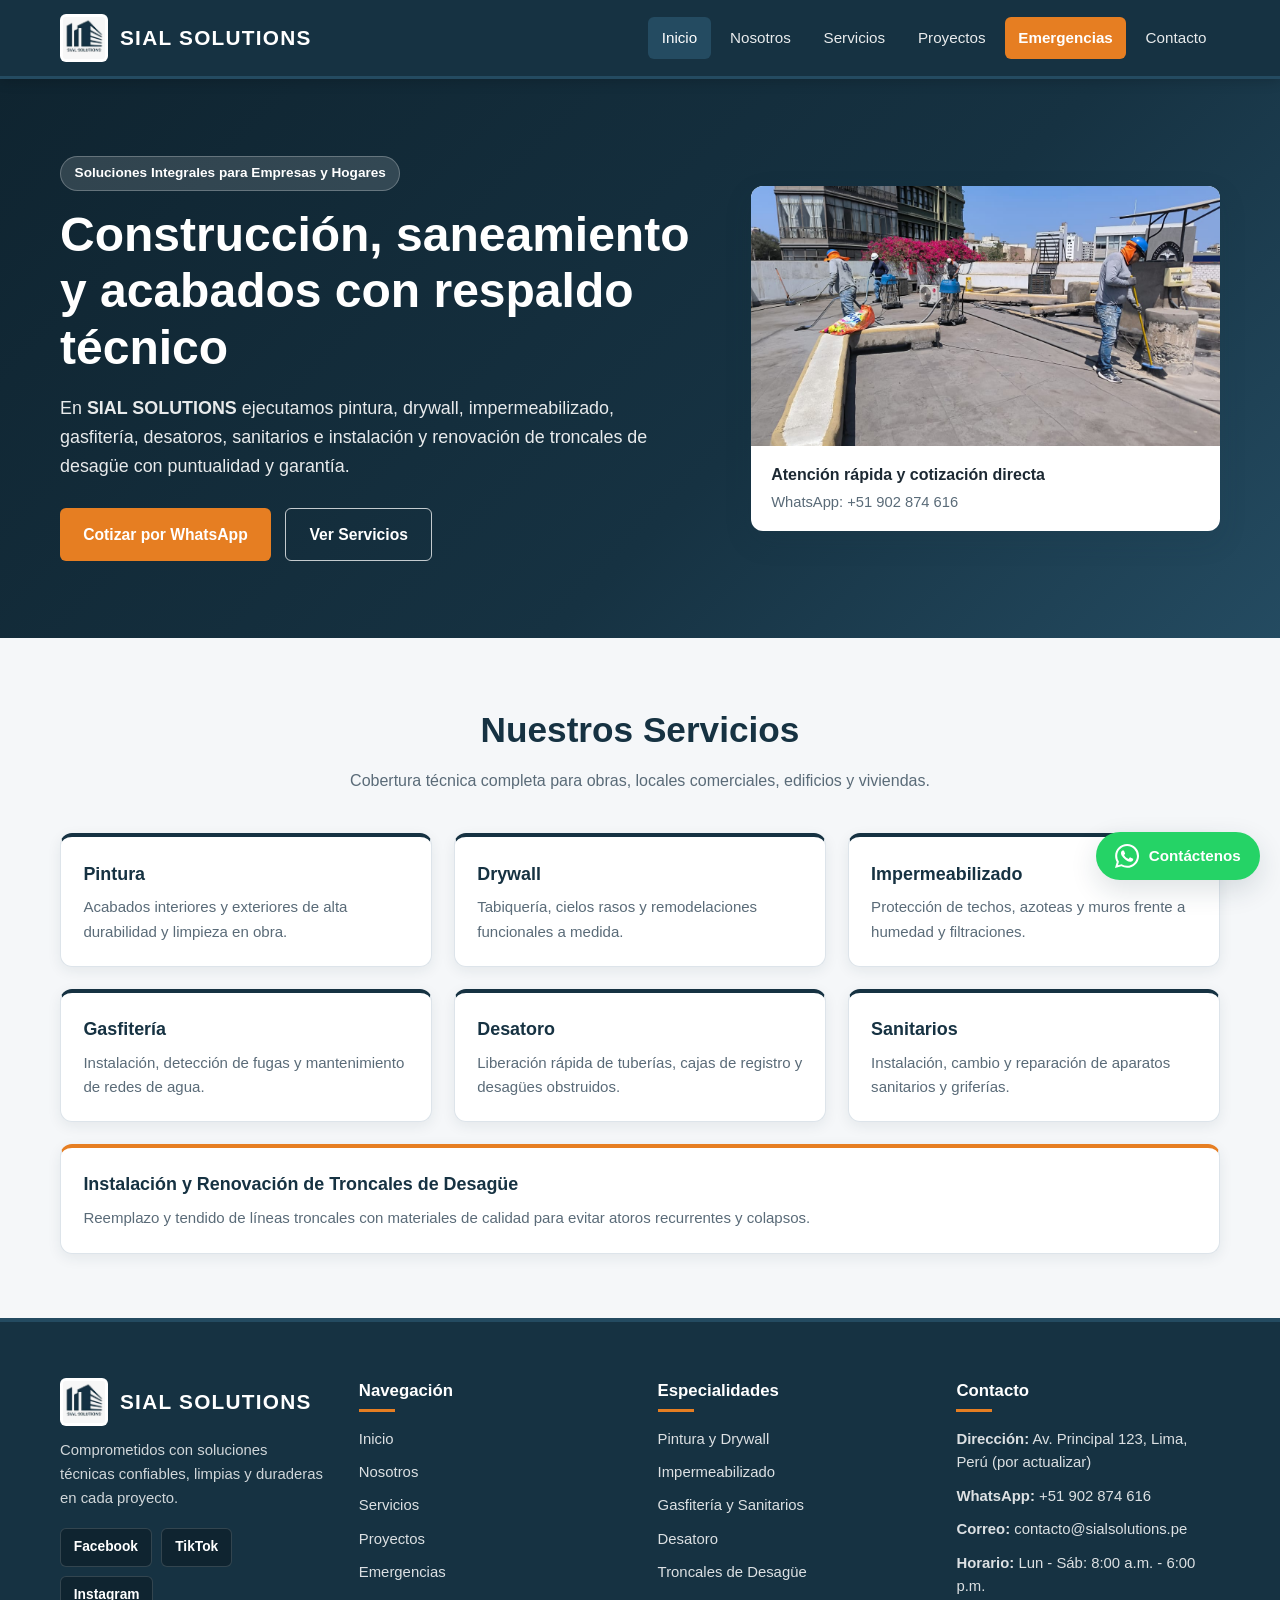
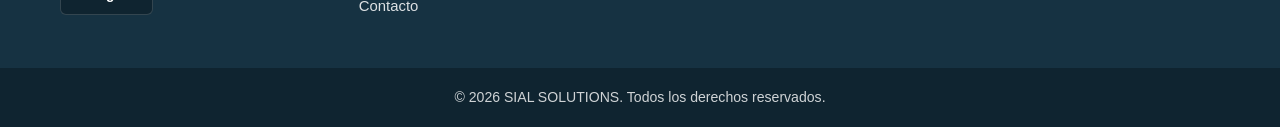
<file: index.html>
<!DOCTYPE html>
<html lang="es">
<head>
  <meta charset="UTF-8" />
  <meta name="viewport" content="width=device-width, initial-scale=1.0" />
  <title>SIAL SOLUTIONS | Mantenimiento, Gasfitería y Acabados</title>
  <link rel="stylesheet" href="css/global.css" />
  <link rel="stylesheet" href="css/index.css" />
</head>
<body>
  <header class="site-header">
    <div class="container header-inner">
      <a href="index.html" class="brand">
        <img src="img/logo/logo-sial.png" alt="Logo SIAL SOLUTIONS" class="brand-logo" />
        <span class="brand-name">SIAL SOLUTIONS</span>
      </a>

      <button
        type="button"
        id="menuToggle"
        class="menu-toggle"
        aria-label="Abrir menú de navegación"
        aria-expanded="false"
      >
        ☰
      </button>

      <nav id="navMenu" class="nav-menu" aria-label="Navegación principal">
        <a href="index.html" class="nav-link active">Inicio</a>
        <a href="nosotros.html" class="nav-link">Nosotros</a>
        <a href="servicios.html" class="nav-link">Servicios</a>
        <a href="proyectos.html" class="nav-link">Proyectos</a>
        <a href="emergencias.html" class="nav-link nav-link--emergency">Emergencias</a>
        <a href="contacto.html" class="nav-link">Contacto</a>
      </nav>
    </div>
  </header>

  <main>
    <!-- SECCIÓN PRINCIPAL (HERO) -->
    <section class="hero">
      <div class="container hero-grid">
        <div class="hero-content">
          <span class="hero-badge">Soluciones Integrales para Empresas y Hogares</span>
          <h1>Construcción, saneamiento y acabados con respaldo técnico</h1>
          <p>
            En <strong>SIAL SOLUTIONS</strong> ejecutamos pintura, drywall, impermeabilizado,
            gasfitería, desatoros, sanitarios e instalación y renovación de troncales de desagüe
            con puntualidad y garantía.
          </p>
          <div class="hero-actions">
            <a
              href="#"
              class="btn btn-primary"
              data-wa-message="Hola SIAL SOLUTIONS, deseo cotizar un servicio."
            >
              Cotizar por WhatsApp
            </a>
            <a href="servicios.html" class="btn btn-outline-light">Ver Servicios</a>
          </div>
        </div>

        <div class="hero-card">
          <img
            src="img/servicios/portada-sial.jpg"
            alt="Equipo técnico de SIAL SOLUTIONS en obra"
            class="hero-img"
          />
          <div class="hero-card-caption">
            <strong>Atención rápida y cotización directa</strong>
            <span>WhatsApp: +51 902 874 616</span>
          </div>
        </div>
      </div>
    </section>

    <!-- RESUMEN DE SERVICIOS -->
    <section class="section">
      <div class="container">
        <div class="section-header">
          <h2>Nuestros Servicios</h2>
          <p>Cobertura técnica completa para obras, locales comerciales, edificios y viviendas.</p>
        </div>

        <div class="services-preview-grid">
          <article class="service-box">
            <h3>Pintura</h3>
            <p>Acabados interiores y exteriores de alta durabilidad y limpieza en obra.</p>
          </article>
          <article class="service-box">
            <h3>Drywall</h3>
            <p>Tabiquería, cielos rasos y remodelaciones funcionales a medida.</p>
          </article>
          <article class="service-box">
            <h3>Impermeabilizado</h3>
            <p>Protección de techos, azoteas y muros frente a humedad y filtraciones.</p>
          </article>
          <article class="service-box">
            <h3>Gasfitería</h3>
            <p>Instalación, detección de fugas y mantenimiento de redes de agua.</p>
          </article>
          <article class="service-box">
            <h3>Desatoro</h3>
            <p>Liberación rápida de tuberías, cajas de registro y desagües obstruidos.</p>
          </article>
          <article class="service-box">
            <h3>Sanitarios</h3>
            <p>Instalación, cambio y reparación de aparatos sanitarios y griferías.</p>
          </article>
          <article class="service-box service-box--wide">
            <h3>Instalación y Renovación de Troncales de Desagüe</h3>
            <p>
              Reemplazo y tendido de líneas troncales con materiales de calidad para evitar
              atoros recurrentes y colapsos.
            </p>
          </article>
        </div>
      </div>
    </section>
  </main>

  <!-- FOOTER -->
  <footer class="site-footer">
    <div class="container footer-grid">
      <div class="footer-col">
        <a href="index.html" class="brand">
          <img src="img/logo/logo-sial.png" alt="Logo SIAL SOLUTIONS" class="brand-logo" />
          <span class="brand-name">SIAL SOLUTIONS</span>
        </a>
        <p class="footer-desc">
          Comprometidos con soluciones técnicas confiables, limpias y duraderas en cada proyecto.
        </p>
        <div class="social-links">
          <a href="#" class="social-btn" data-social="facebook">Facebook</a>
          <a href="#" class="social-btn" data-social="tiktok">TikTok</a>
          <a href="#" class="social-btn" data-social="instagram">Instagram</a>
        </div>
      </div>

      <div class="footer-col">
        <h3>Navegación</h3>
        <ul class="footer-links">
          <li><a href="index.html">Inicio</a></li>
          <li><a href="nosotros.html">Nosotros</a></li>
          <li><a href="servicios.html">Servicios</a></li>
          <li><a href="proyectos.html">Proyectos</a></li>
          <li><a href="emergencias.html">Emergencias</a></li>
          <li><a href="contacto.html">Contacto</a></li>
        </ul>
      </div>

      <div class="footer-col">
        <h3>Especialidades</h3>
        <ul class="footer-links">
          <li><a href="servicios.html">Pintura y Drywall</a></li>
          <li><a href="servicios.html">Impermeabilizado</a></li>
          <li><a href="servicios.html">Gasfitería y Sanitarios</a></li>
          <li><a href="servicios.html">Desatoro</a></li>
          <li><a href="servicios.html">Troncales de Desagüe</a></li>
        </ul>
      </div>

      <div class="footer-col">
        <h3>Contacto</h3>
        <ul class="footer-contact">
          <li><strong>Dirección:</strong> Av. Principal 123, Lima, Perú (por actualizar)</li>
          <li>
            <strong>WhatsApp:</strong>
            <a href="#" data-wa-message="Hola SIAL SOLUTIONS, deseo cotizar un servicio.">
              +51 902 874 616
            </a>
          </li>
          <li>
            <strong>Correo:</strong>
            <a href="mailto:contacto@sialsolutions.pe">contacto@sialsolutions.pe</a>
          </li>
          <li><strong>Horario:</strong> Lun - Sáb: 8:00 a.m. - 6:00 p.m.</li>
        </ul>
      </div>
    </div>

    <div class="footer-bottom">
      <div class="container">
        &copy; 2026 SIAL SOLUTIONS. Todos los derechos reservados.
      </div>
    </div>
  </footer>

  <!-- BOTÓN FLOTANTE DE WHATSAPP -->
  <a
    href="#"
    class="whatsapp-float"
    aria-label="Contáctenos por WhatsApp"
    data-wa-message="Hola SIAL SOLUTIONS, deseo cotizar un servicio."
  >
    <svg class="whatsapp-icon" viewBox="0 0 24 24" fill="currentColor" aria-hidden="true">
      <path d="M20.52 3.48A11.82 11.82 0 0 0 12.07 0C5.49 0 .14 5.35.14 11.93c0 2.1.55 4.15 1.6 5.96L0 24l6.29-1.65a11.88 11.88 0 0 0 5.78 1.47h.01c6.58 0 11.93-5.35 11.93-11.93 0-3.19-1.24-6.19-3.49-8.41zm-8.45 18.33h-.01a9.87 9.87 0 0 1-5.03-1.38l-.36-.21-3.73.98 1-3.64-.24-.37a9.85 9.85 0 0 1-1.51-5.25c0-5.45 4.44-9.89 9.9-9.89 2.64 0 5.12 1.03 6.99 2.9a9.82 9.82 0 0 1 2.89 6.99c0 5.45-4.44 9.89-9.9 9.89zm5.43-7.41c-.3-.15-1.76-.87-2.03-.97-.27-.1-.47-.15-.67.15-.2.3-.77.97-.95 1.17-.17.2-.35.22-.65.07-.3-.15-1.26-.46-2.4-1.48-.89-.79-1.49-1.77-1.66-2.07-.17-.3-.02-.46.13-.61.13-.13.3-.35.45-.52.15-.17.2-.3.3-.5.1-.2.05-.37-.02-.52-.07-.15-.67-1.61-.92-2.21-.24-.58-.49-.5-.67-.51h-.57c-.2 0-.52.07-.8.37-.27.3-1.05 1.02-1.05 2.5s1.08 2.9 1.23 3.1c.15.2 2.12 3.24 5.14 4.54.72.31 1.28.5 1.72.64.72.23 1.38.2 1.9.12.58-.09 1.76-.72 2.01-1.41.25-.7.25-1.3.17-1.42-.07-.12-.27-.2-.57-.35z"/>
    </svg>
    <span>Contáctenos</span>
  </a>

  <script src="js/main.js"></script>
</body>
</html>
</file>
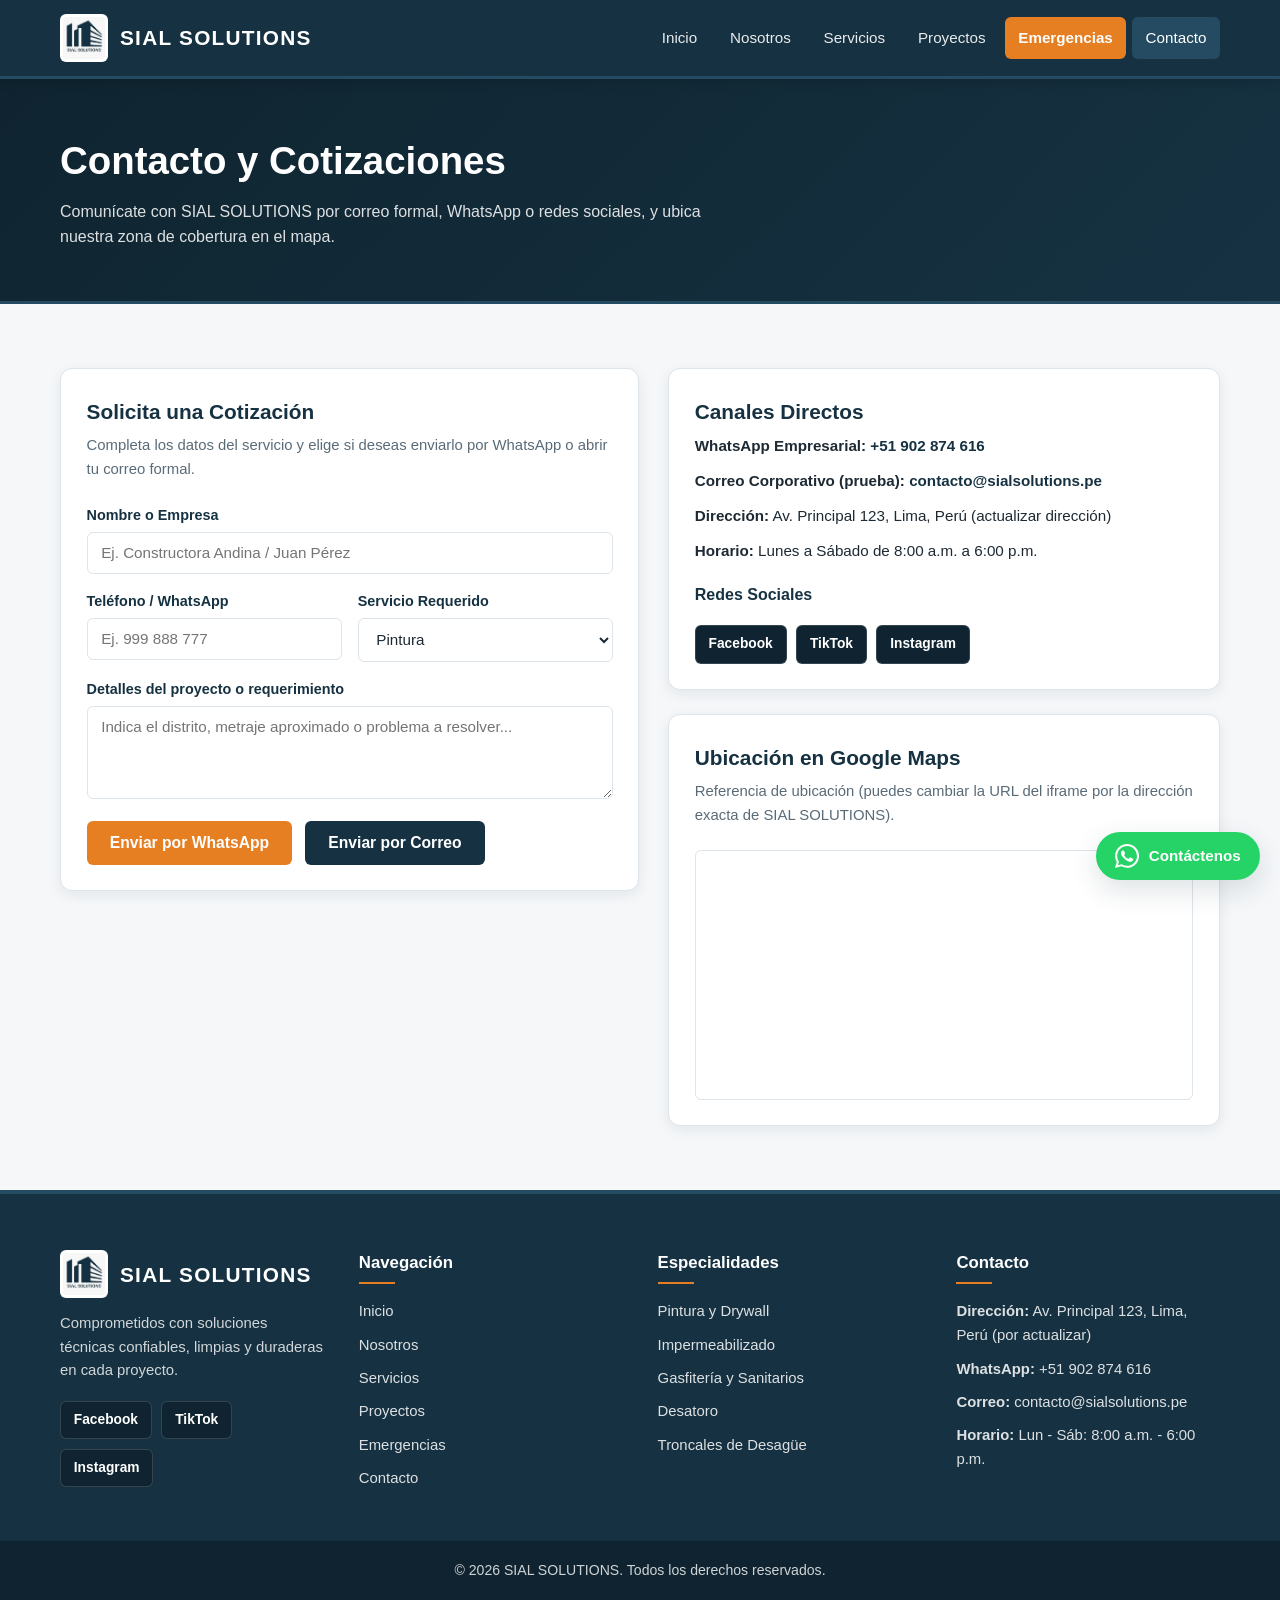
<file: contacto.html>
<!DOCTYPE html>
<html lang="es">
<head>
  <meta charset="UTF-8" />
  <meta name="viewport" content="width=device-width, initial-scale=1.0" />
  <title>Contacto | SIAL SOLUTIONS</title>
  <link rel="stylesheet" href="css/global.css" />
  <link rel="stylesheet" href="css/contacto.css" />
</head>
<body>
  <header class="site-header">
    <div class="container header-inner">
      <a href="index.html" class="brand">
        <img src="img/logo/logo-sial.png" alt="Logo SIAL SOLUTIONS" class="brand-logo" />
        <span class="brand-name">SIAL SOLUTIONS</span>
      </a>

      <button
        type="button"
        id="menuToggle"
        class="menu-toggle"
        aria-label="Abrir menú de navegación"
        aria-expanded="false"
      >
        ☰
      </button>

      <nav id="navMenu" class="nav-menu" aria-label="Navegación principal">
        <a href="index.html" class="nav-link">Inicio</a>
        <a href="nosotros.html" class="nav-link">Nosotros</a>
        <a href="servicios.html" class="nav-link">Servicios</a>
        <a href="proyectos.html" class="nav-link">Proyectos</a>
        <a href="emergencias.html" class="nav-link nav-link--emergency">Emergencias</a>
        <a href="contacto.html" class="nav-link active">Contacto</a>
      </nav>
    </div>
  </header>

  <main>
    <section class="page-banner">
      <div class="container">
        <h1>Contacto y Cotizaciones</h1>
        <p>
          Comunícate con SIAL SOLUTIONS por correo formal, WhatsApp o redes sociales, y ubica
          nuestra zona de cobertura en el mapa.
        </p>
      </div>
    </section>

    <section class="section">
      <div class="container contact-grid">
        <!-- FORMULARIO DE COTIZACIÓN -->
        <div class="contact-card">
          <h2>Solicita una Cotización</h2>
          <p class="contact-subtitle">
            Completa los datos del servicio y elige si deseas enviarlo por WhatsApp o abrir tu
            correo formal.
          </p>

          <form id="quoteForm" class="quote-form">
            <div class="form-group">
              <label for="clientName">Nombre o Empresa</label>
              <input
                type="text"
                id="clientName"
                name="clientName"
                placeholder="Ej. Constructora Andina / Juan Pérez"
                required
              />
            </div>

            <div class="form-row">
              <div class="form-group">
                <label for="clientPhone">Teléfono / WhatsApp</label>
                <input
                  type="tel"
                  id="clientPhone"
                  name="clientPhone"
                  placeholder="Ej. 999 888 777"
                />
              </div>

              <div class="form-group">
                <label for="serviceSelect">Servicio Requerido</label>
                <select id="serviceSelect" name="serviceSelect">
                  <option value="Pintura">Pintura</option>
                  <option value="Drywall">Drywall</option>
                  <option value="Impermeabilizado">Impermeabilizado</option>
                  <option value="Gasfitería">Gasfitería</option>
                  <option value="Desatoro">Desatoro</option>
                  <option value="Sanitarios">Sanitarios</option>
                  <option value="Instalación y Renovación de Troncales de Desagüe">
                    Instalación y Renovación de Troncales de Desagüe
                  </option>
                </select>
              </div>
            </div>

            <div class="form-group">
              <label for="clientMessage">Detalles del proyecto o requerimiento</label>
              <textarea
                id="clientMessage"
                name="clientMessage"
                rows="4"
                placeholder="Indica el distrito, metraje aproximado o problema a resolver..."
                required
              ></textarea>
            </div>

            <div class="form-actions">
              <button type="button" id="sendWhatsappBtn" class="btn btn-primary">
                Enviar por WhatsApp
              </button>
              <button type="submit" id="sendEmailBtn" class="btn btn-secondary">
                Enviar por Correo
              </button>
            </div>
          </form>
        </div>

        <!-- CANALES FORMALES Y REDES -->
        <div class="contact-info-stack">
          <div class="contact-card">
            <h2>Canales Directos</h2>
            <ul class="info-list">
              <li>
                <strong>WhatsApp Empresarial:</strong>
                <a href="#" data-wa-message="Hola SIAL SOLUTIONS, deseo cotizar un servicio.">
                  +51 902 874 616
                </a>
              </li>
              <li>
                <strong>Correo Corporativo (prueba):</strong>
                <a href="mailto:contacto@sialsolutions.pe">contacto@sialsolutions.pe</a>
              </li>
              <li>
                <strong>Dirección:</strong> Av. Principal 123, Lima, Perú (actualizar dirección)
              </li>
              <li>
                <strong>Horario:</strong> Lunes a Sábado de 8:00 a.m. a 6:00 p.m.
              </li>
            </ul>

            <h3 class="socials-heading">Redes Sociales</h3>
            <div class="social-links">
              <a href="#" class="social-btn" data-social="facebook">Facebook</a>
              <a href="#" class="social-btn" data-social="tiktok">TikTok</a>
              <a href="#" class="social-btn" data-social="instagram">Instagram</a>
            </div>
          </div>

          <div class="contact-card map-card">
            <h2>Ubicación en Google Maps</h2>
            <p class="contact-subtitle">
              Referencia de ubicación (puedes cambiar la URL del iframe por la dirección exacta de
              SIAL SOLUTIONS).
            </p>
            <div class="map-wrapper">
              <iframe
                title="Mapa de ubicación SIAL SOLUTIONS"
                src="https://www.google.com/maps?q=Lima,Peru&output=embed"
                loading="lazy"
                referrerpolicy="no-referrer-when-downgrade"
                allowfullscreen
              ></iframe>
            </div>
          </div>
        </div>
      </div>
    </section>
  </main>

  <footer class="site-footer">
    <div class="container footer-grid">
      <div class="footer-col">
        <a href="index.html" class="brand">
          <img src="img/logo/logo-sial.png" alt="Logo SIAL SOLUTIONS" class="brand-logo" />
          <span class="brand-name">SIAL SOLUTIONS</span>
        </a>
        <p class="footer-desc">
          Comprometidos con soluciones técnicas confiables, limpias y duraderas en cada proyecto.
        </p>
        <div class="social-links">
          <a href="#" class="social-btn" data-social="facebook">Facebook</a>
          <a href="#" class="social-btn" data-social="tiktok">TikTok</a>
          <a href="#" class="social-btn" data-social="instagram">Instagram</a>
        </div>
      </div>

      <div class="footer-col">
        <h3>Navegación</h3>
        <ul class="footer-links">
          <li><a href="index.html">Inicio</a></li>
          <li><a href="nosotros.html">Nosotros</a></li>
          <li><a href="servicios.html">Servicios</a></li>
          <li><a href="proyectos.html">Proyectos</a></li>
          <li><a href="emergencias.html">Emergencias</a></li>
          <li><a href="contacto.html">Contacto</a></li>
        </ul>
      </div>

      <div class="footer-col">
        <h3>Especialidades</h3>
        <ul class="footer-links">
          <li><a href="servicios.html">Pintura y Drywall</a></li>
          <li><a href="servicios.html">Impermeabilizado</a></li>
          <li><a href="servicios.html">Gasfitería y Sanitarios</a></li>
          <li><a href="servicios.html">Desatoro</a></li>
          <li><a href="servicios.html">Troncales de Desagüe</a></li>
        </ul>
      </div>

      <div class="footer-col">
        <h3>Contacto</h3>
        <ul class="footer-contact">
          <li><strong>Dirección:</strong> Av. Principal 123, Lima, Perú (por actualizar)</li>
          <li>
            <strong>WhatsApp:</strong>
            <a href="#" data-wa-message="Hola SIAL SOLUTIONS, deseo cotizar un servicio.">
              +51 902 874 616
            </a>
          </li>
          <li>
            <strong>Correo:</strong>
            <a href="mailto:contacto@sialsolutions.pe">contacto@sialsolutions.pe</a>
          </li>
          <li><strong>Horario:</strong> Lun - Sáb: 8:00 a.m. - 6:00 p.m.</li>
        </ul>
      </div>
    </div>

    <div class="footer-bottom">
      <div class="container">
        &copy; 2026 SIAL SOLUTIONS. Todos los derechos reservados.
      </div>
    </div>
  </footer>

  <a
    href="#"
    class="whatsapp-float"
    aria-label="Contáctenos por WhatsApp"
    data-wa-message="Hola SIAL SOLUTIONS, deseo cotizar un servicio."
  >
    <svg class="whatsapp-icon" viewBox="0 0 24 24" fill="currentColor" aria-hidden="true">
      <path d="M20.52 3.48A11.82 11.82 0 0 0 12.07 0C5.49 0 .14 5.35.14 11.93c0 2.1.55 4.15 1.6 5.96L0 24l6.29-1.65a11.88 11.88 0 0 0 5.78 1.47h.01c6.58 0 11.93-5.35 11.93-11.93 0-3.19-1.24-6.19-3.49-8.41zm-8.45 18.33h-.01a9.87 9.87 0 0 1-5.03-1.38l-.36-.21-3.73.98 1-3.64-.24-.37a9.85 9.85 0 0 1-1.51-5.25c0-5.45 4.44-9.89 9.9-9.89 2.64 0 5.12 1.03 6.99 2.9a9.82 9.82 0 0 1 2.89 6.99c0 5.45-4.44 9.89-9.9 9.89zm5.43-7.41c-.3-.15-1.76-.87-2.03-.97-.27-.1-.47-.15-.67.15-.2.3-.77.97-.95 1.17-.17.2-.35.22-.65.07-.3-.15-1.26-.46-2.4-1.48-.89-.79-1.49-1.77-1.66-2.07-.17-.3-.02-.46.13-.61.13-.13.3-.35.45-.52.15-.17.2-.3.3-.5.1-.2.05-.37-.02-.52-.07-.15-.67-1.61-.92-2.21-.24-.58-.49-.5-.67-.51h-.57c-.2 0-.52.07-.8.37-.27.3-1.05 1.02-1.05 2.5s1.08 2.9 1.23 3.1c.15.2 2.12 3.24 5.14 4.54.72.31 1.28.5 1.72.64.72.23 1.38.2 1.9.12.58-.09 1.76-.72 2.01-1.41.25-.7.25-1.3.17-1.42-.07-.12-.27-.2-.57-.35z"/>
    </svg>
    <span>Contáctenos</span>
  </a>

  <script src="js/main.js"></script>
  <script src="js/contacto.js"></script>
</body>
</html>
</file>
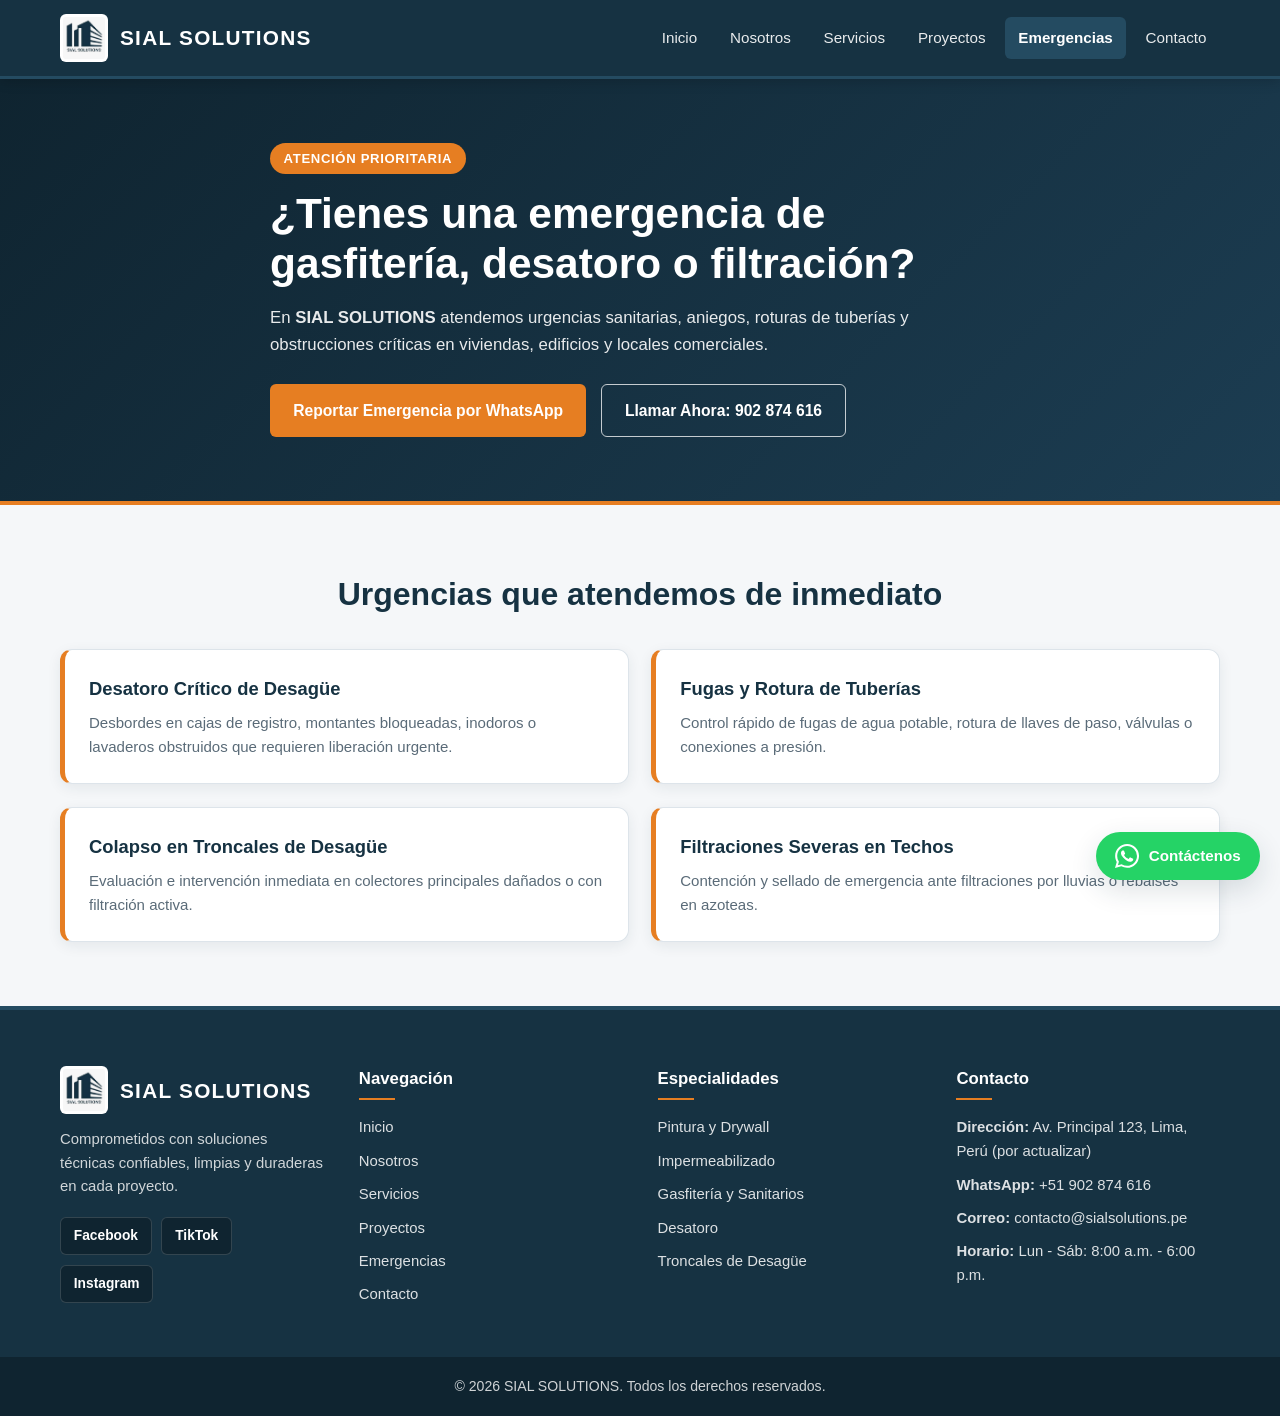
<file: emergencias.html>
<!DOCTYPE html>
<html lang="es">
<head>
  <meta charset="UTF-8" />
  <meta name="viewport" content="width=device-width, initial-scale=1.0" />
  <title>Emergencias | SIAL SOLUTIONS</title>
  <link rel="stylesheet" href="css/global.css" />
  <link rel="stylesheet" href="css/emergencias.css" />
</head>
<body>
  <header class="site-header">
    <div class="container header-inner">
      <a href="index.html" class="brand">
        <img src="img/logo/logo-sial.png" alt="Logo SIAL SOLUTIONS" class="brand-logo" />
        <span class="brand-name">SIAL SOLUTIONS</span>
      </a>

      <button
        type="button"
        id="menuToggle"
        class="menu-toggle"
        aria-label="Abrir menú de navegación"
        aria-expanded="false"
      >
        ☰
      </button>

      <nav id="navMenu" class="nav-menu" aria-label="Navegación principal">
        <a href="index.html" class="nav-link">Inicio</a>
        <a href="nosotros.html" class="nav-link">Nosotros</a>
        <a href="servicios.html" class="nav-link">Servicios</a>
        <a href="proyectos.html" class="nav-link">Proyectos</a>
        <a href="emergencias.html" class="nav-link nav-link--emergency active">Emergencias</a>
        <a href="contacto.html" class="nav-link">Contacto</a>
      </nav>
    </div>
  </header>

  <main>
    <section class="emergency-hero">
      <div class="container emergency-hero-inner">
        <span class="emergency-pill">Atención Prioritaria</span>
        <h1>¿Tienes una emergencia de gasfitería, desatoro o filtración?</h1>
        <p>
          En <strong>SIAL SOLUTIONS</strong> atendemos urgencias sanitarias, aniegos, roturas de
          tuberías y obstrucciones críticas en viviendas, edificios y locales comerciales.
        </p>
        <div class="emergency-actions">
          <a
            href="#"
            class="btn btn-primary"
            data-wa-message="URGENTE: Hola SIAL SOLUTIONS, necesito atención inmediata por una emergencia."
          >
            Reportar Emergencia por WhatsApp
          </a>
          <a href="tel:+51902874616" class="btn btn-outline-light">
            Llamar Ahora: 902 874 616
          </a>
        </div>
      </div>
    </section>

    <section class="section">
      <div class="container">
        <h2 class="section-title">Urgencias que atendemos de inmediato</h2>
        <div class="emergency-grid">
          <article class="emergency-card">
            <h3>Desatoro Crítico de Desagüe</h3>
            <p>
              Desbordes en cajas de registro, montantes bloqueadas, inodoros o lavaderos
              obstruidos que requieren liberación urgente.
            </p>
          </article>

          <article class="emergency-card">
            <h3>Fugas y Rotura de Tuberías</h3>
            <p>
              Control rápido de fugas de agua potable, rotura de llaves de paso, válvulas o
              conexiones a presión.
            </p>
          </article>

          <article class="emergency-card">
            <h3>Colapso en Troncales de Desagüe</h3>
            <p>
              Evaluación e intervención inmediata en colectores principales dañados o con
              filtración activa.
            </p>
          </article>

          <article class="emergency-card">
            <h3>Filtraciones Severas en Techos</h3>
            <p>
              Contención y sellado de emergencia ante filtraciones por lluvias o rebalses en
              azoteas.
            </p>
          </article>
        </div>
      </div>
    </section>
  </main>

  <footer class="site-footer">
    <div class="container footer-grid">
      <div class="footer-col">
        <a href="index.html" class="brand">
          <img src="img/logo/logo-sial.png" alt="Logo SIAL SOLUTIONS" class="brand-logo" />
          <span class="brand-name">SIAL SOLUTIONS</span>
        </a>
        <p class="footer-desc">
          Comprometidos con soluciones técnicas confiables, limpias y duraderas en cada proyecto.
        </p>
        <div class="social-links">
          <a href="#" class="social-btn" data-social="facebook">Facebook</a>
          <a href="#" class="social-btn" data-social="tiktok">TikTok</a>
          <a href="#" class="social-btn" data-social="instagram">Instagram</a>
        </div>
      </div>

      <div class="footer-col">
        <h3>Navegación</h3>
        <ul class="footer-links">
          <li><a href="index.html">Inicio</a></li>
          <li><a href="nosotros.html">Nosotros</a></li>
          <li><a href="servicios.html">Servicios</a></li>
          <li><a href="proyectos.html">Proyectos</a></li>
          <li><a href="emergencias.html">Emergencias</a></li>
          <li><a href="contacto.html">Contacto</a></li>
        </ul>
      </div>

      <div class="footer-col">
        <h3>Especialidades</h3>
        <ul class="footer-links">
          <li><a href="servicios.html">Pintura y Drywall</a></li>
          <li><a href="servicios.html">Impermeabilizado</a></li>
          <li><a href="servicios.html">Gasfitería y Sanitarios</a></li>
          <li><a href="servicios.html">Desatoro</a></li>
          <li><a href="servicios.html">Troncales de Desagüe</a></li>
        </ul>
      </div>

      <div class="footer-col">
        <h3>Contacto</h3>
        <ul class="footer-contact">
          <li><strong>Dirección:</strong> Av. Principal 123, Lima, Perú (por actualizar)</li>
          <li>
            <strong>WhatsApp:</strong>
            <a href="#" data-wa-message="Hola SIAL SOLUTIONS, deseo cotizar un servicio.">
              +51 902 874 616
            </a>
          </li>
          <li>
            <strong>Correo:</strong>
            <a href="mailto:contacto@sialsolutions.pe">contacto@sialsolutions.pe</a>
          </li>
          <li><strong>Horario:</strong> Lun - Sáb: 8:00 a.m. - 6:00 p.m.</li>
        </ul>
      </div>
    </div>

    <div class="footer-bottom">
      <div class="container">
        &copy; 2026 SIAL SOLUTIONS. Todos los derechos reservados.
      </div>
    </div>
  </footer>

  <a
    href="#"
    class="whatsapp-float"
    aria-label="Contáctenos por WhatsApp"
    data-wa-message="Hola SIAL SOLUTIONS, deseo cotizar un servicio."
  >
    <svg class="whatsapp-icon" viewBox="0 0 24 24" fill="currentColor" aria-hidden="true">
      <path d="M20.52 3.48A11.82 11.82 0 0 0 12.07 0C5.49 0 .14 5.35.14 11.93c0 2.1.55 4.15 1.6 5.96L0 24l6.29-1.65a11.88 11.88 0 0 0 5.78 1.47h.01c6.58 0 11.93-5.35 11.93-11.93 0-3.19-1.24-6.19-3.49-8.41zm-8.45 18.33h-.01a9.87 9.87 0 0 1-5.03-1.38l-.36-.21-3.73.98 1-3.64-.24-.37a9.85 9.85 0 0 1-1.51-5.25c0-5.45 4.44-9.89 9.9-9.89 2.64 0 5.12 1.03 6.99 2.9a9.82 9.82 0 0 1 2.89 6.99c0 5.45-4.44 9.89-9.9 9.89zm5.43-7.41c-.3-.15-1.76-.87-2.03-.97-.27-.1-.47-.15-.67.15-.2.3-.77.97-.95 1.17-.17.2-.35.22-.65.07-.3-.15-1.26-.46-2.4-1.48-.89-.79-1.49-1.77-1.66-2.07-.17-.3-.02-.46.13-.61.13-.13.3-.35.45-.52.15-.17.2-.3.3-.5.1-.2.05-.37-.02-.52-.07-.15-.67-1.61-.92-2.21-.24-.58-.49-.5-.67-.51h-.57c-.2 0-.52.07-.8.37-.27.3-1.05 1.02-1.05 2.5s1.08 2.9 1.23 3.1c.15.2 2.12 3.24 5.14 4.54.72.31 1.28.5 1.72.64.72.23 1.38.2 1.9.12.58-.09 1.76-.72 2.01-1.41.25-.7.25-1.3.17-1.42-.07-.12-.27-.2-.57-.35z"/>
    </svg>
    <span>Contáctenos</span>
  </a>

  <script src="js/main.js"></script>
</body>
</html>
</file>
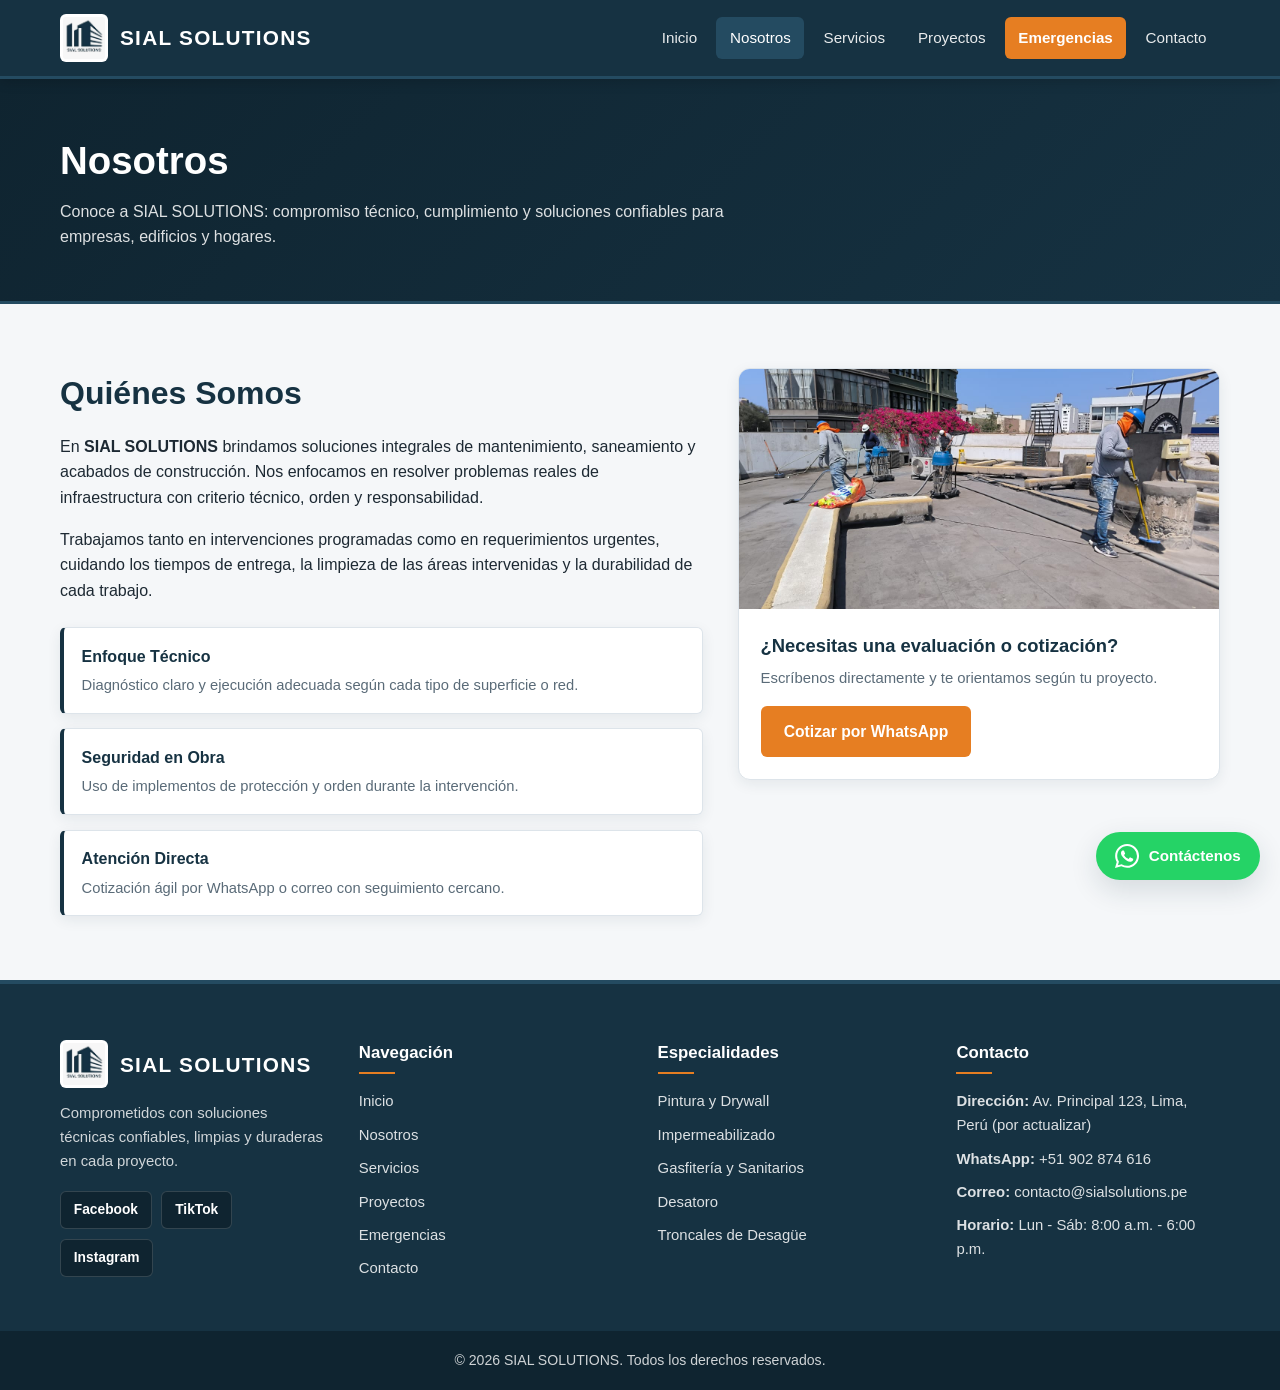
<file: nosotros.html>
<!DOCTYPE html>
<html lang="es">
<head>
  <meta charset="UTF-8" />
  <meta name="viewport" content="width=device-width, initial-scale=1.0" />
  <title>Nosotros | SIAL SOLUTIONS</title>
  <link rel="stylesheet" href="css/global.css" />
  <link rel="stylesheet" href="css/nosotros.css" />
</head>
<body>
  <header class="site-header">
    <div class="container header-inner">
      <a href="index.html" class="brand">
        <img src="img/logo/logo-sial.png" alt="Logo SIAL SOLUTIONS" class="brand-logo" />
        <span class="brand-name">SIAL SOLUTIONS</span>
      </a>

      <button
        type="button"
        id="menuToggle"
        class="menu-toggle"
        aria-label="Abrir menú de navegación"
        aria-expanded="false"
      >
        ☰
      </button>

      <nav id="navMenu" class="nav-menu" aria-label="Navegación principal">
        <a href="index.html" class="nav-link">Inicio</a>
        <a href="nosotros.html" class="nav-link active">Nosotros</a>
        <a href="servicios.html" class="nav-link">Servicios</a>
        <a href="proyectos.html" class="nav-link">Proyectos</a>
        <a href="emergencias.html" class="nav-link nav-link--emergency">Emergencias</a>
        <a href="contacto.html" class="nav-link">Contacto</a>
      </nav>
    </div>
  </header>

  <main>
    <section class="page-banner">
      <div class="container">
        <h1>Nosotros</h1>
        <p>
          Conoce a SIAL SOLUTIONS: compromiso técnico, cumplimiento y soluciones confiables para
          empresas, edificios y hogares.
        </p>
      </div>
    </section>

    <section class="section">
      <div class="container about-grid">
        <div class="about-text">
          <h2>Quiénes Somos</h2>
          <p>
            En <strong>SIAL SOLUTIONS</strong> brindamos soluciones integrales de mantenimiento,
            saneamiento y acabados de construcción. Nos enfocamos en resolver problemas reales de
            infraestructura con criterio técnico, orden y responsabilidad.
          </p>
          <p>
            Trabajamos tanto en intervenciones programadas como en requerimientos urgentes, cuidando
            los tiempos de entrega, la limpieza de las áreas intervenidas y la durabilidad de cada
            trabajo.
          </p>

          <div class="about-highlights">
            <div class="highlight-item">
              <strong>Enfoque Técnico</strong>
              <span>Diagnóstico claro y ejecución adecuada según cada tipo de superficie o red.</span>
            </div>
            <div class="highlight-item">
              <strong>Seguridad en Obra</strong>
              <span>Uso de implementos de protección y orden durante la intervención.</span>
            </div>
            <div class="highlight-item">
              <strong>Atención Directa</strong>
              <span>Cotización ágil por WhatsApp o correo con seguimiento cercano.</span>
            </div>
          </div>
        </div>

        <div class="about-media">
          <img
            src="img/servicios/portada-sial.jpg"
            alt="Equipo de SIAL SOLUTIONS realizando trabajos en obra"
            class="about-img"
          />
          <div class="about-cta-box">
            <h3>¿Necesitas una evaluación o cotización?</h3>
            <p>Escríbenos directamente y te orientamos según tu proyecto.</p>
            <a
              href="#"
              class="btn btn-primary"
              data-wa-message="Hola SIAL SOLUTIONS, deseo cotizar un servicio."
            >
              Cotizar por WhatsApp
            </a>
          </div>
        </div>
      </div>
    </section>
  </main>

  <footer class="site-footer">
    <div class="container footer-grid">
      <div class="footer-col">
        <a href="index.html" class="brand">
          <img src="img/logo/logo-sial.png" alt="Logo SIAL SOLUTIONS" class="brand-logo" />
          <span class="brand-name">SIAL SOLUTIONS</span>
        </a>
        <p class="footer-desc">
          Comprometidos con soluciones técnicas confiables, limpias y duraderas en cada proyecto.
        </p>
        <div class="social-links">
          <a href="#" class="social-btn" data-social="facebook">Facebook</a>
          <a href="#" class="social-btn" data-social="tiktok">TikTok</a>
          <a href="#" class="social-btn" data-social="instagram">Instagram</a>
        </div>
      </div>

      <div class="footer-col">
        <h3>Navegación</h3>
        <ul class="footer-links">
          <li><a href="index.html">Inicio</a></li>
          <li><a href="nosotros.html">Nosotros</a></li>
          <li><a href="servicios.html">Servicios</a></li>
          <li><a href="proyectos.html">Proyectos</a></li>
          <li><a href="emergencias.html">Emergencias</a></li>
          <li><a href="contacto.html">Contacto</a></li>
        </ul>
      </div>

      <div class="footer-col">
        <h3>Especialidades</h3>
        <ul class="footer-links">
          <li><a href="servicios.html">Pintura y Drywall</a></li>
          <li><a href="servicios.html">Impermeabilizado</a></li>
          <li><a href="servicios.html">Gasfitería y Sanitarios</a></li>
          <li><a href="servicios.html">Desatoro</a></li>
          <li><a href="servicios.html">Troncales de Desagüe</a></li>
        </ul>
      </div>

      <div class="footer-col">
        <h3>Contacto</h3>
        <ul class="footer-contact">
          <li><strong>Dirección:</strong> Av. Principal 123, Lima, Perú (por actualizar)</li>
          <li>
            <strong>WhatsApp:</strong>
            <a href="#" data-wa-message="Hola SIAL SOLUTIONS, deseo cotizar un servicio.">
              +51 902 874 616
            </a>
          </li>
          <li>
            <strong>Correo:</strong>
            <a href="mailto:contacto@sialsolutions.pe">contacto@sialsolutions.pe</a>
          </li>
          <li><strong>Horario:</strong> Lun - Sáb: 8:00 a.m. - 6:00 p.m.</li>
        </ul>
      </div>
    </div>

    <div class="footer-bottom">
      <div class="container">
        &copy; 2026 SIAL SOLUTIONS. Todos los derechos reservados.
      </div>
    </div>
  </footer>

  <a
    href="#"
    class="whatsapp-float"
    aria-label="Contáctenos por WhatsApp"
    data-wa-message="Hola SIAL SOLUTIONS, deseo cotizar un servicio."
  >
    <svg class="whatsapp-icon" viewBox="0 0 24 24" fill="currentColor" aria-hidden="true">
      <path d="M20.52 3.48A11.82 11.82 0 0 0 12.07 0C5.49 0 .14 5.35.14 11.93c0 2.1.55 4.15 1.6 5.96L0 24l6.29-1.65a11.88 11.88 0 0 0 5.78 1.47h.01c6.58 0 11.93-5.35 11.93-11.93 0-3.19-1.24-6.19-3.49-8.41zm-8.45 18.33h-.01a9.87 9.87 0 0 1-5.03-1.38l-.36-.21-3.73.98 1-3.64-.24-.37a9.85 9.85 0 0 1-1.51-5.25c0-5.45 4.44-9.89 9.9-9.89 2.64 0 5.12 1.03 6.99 2.9a9.82 9.82 0 0 1 2.89 6.99c0 5.45-4.44 9.89-9.9 9.89zm5.43-7.41c-.3-.15-1.76-.87-2.03-.97-.27-.1-.47-.15-.67.15-.2.3-.77.97-.95 1.17-.17.2-.35.22-.65.07-.3-.15-1.26-.46-2.4-1.48-.89-.79-1.49-1.77-1.66-2.07-.17-.3-.02-.46.13-.61.13-.13.3-.35.45-.52.15-.17.2-.3.3-.5.1-.2.05-.37-.02-.52-.07-.15-.67-1.61-.92-2.21-.24-.58-.49-.5-.67-.51h-.57c-.2 0-.52.07-.8.37-.27.3-1.05 1.02-1.05 2.5s1.08 2.9 1.23 3.1c.15.2 2.12 3.24 5.14 4.54.72.31 1.28.5 1.72.64.72.23 1.38.2 1.9.12.58-.09 1.76-.72 2.01-1.41.25-.7.25-1.3.17-1.42-.07-.12-.27-.2-.57-.35z"/>
    </svg>
    <span>Contáctenos</span>
  </a>

  <script src="js/main.js"></script>
</body>
</html>
</file>
<file: css/global.css>
:root {
  /* Paleta basada en el azul del logo SIAL SOLUTIONS */
  --color-primary: #163242;
  --color-primary-dark: #0f2430;
  --color-primary-light: #244b61;
  --color-accent: #e67e22;
  --color-accent-hover: #cf6d17;
  --color-whatsapp: #25d366;
  --color-whatsapp-hover: #1ebe5d;

  /* Neutros y superficies */
  --bg-page: #f5f7f9;
  --bg-surface: #ffffff;
  --text-main: #1d2933;
  --text-muted: #5a6b78;
  --border-color: #dde4ea;

  /* Medidas y bordes */
  --container-max: 1200px;
  --radius-sm: 6px;
  --radius-md: 12px;
  --radius-pill: 999px;
  --shadow-sm: 0 4px 14px rgba(22, 50, 66, 0.08);
  --shadow-md: 0 10px 28px rgba(22, 50, 66, 0.14);
  --transition: 0.25s ease;
}

*,
*::before,
*::after {
  box-sizing: border-box;
  margin: 0;
  padding: 0;
}

html {
  scroll-behavior: smooth;
  font-size: 16px;
}

body {
  font-family: "Segoe UI", Roboto, Helvetica, Arial, sans-serif;
  background-color: var(--bg-page);
  color: var(--text-main);
  line-height: 1.6;
  overflow-x: hidden;
  min-height: 100vh;
  display: flex;
  flex-direction: column;
}

main {
  flex: 1;
}

img {
  max-width: 100%;
  height: auto;
  display: block;
}

a {
  text-decoration: none;
  color: inherit;
}

ul {
  list-style: none;
}

.container {
  width: 100%;
  max-width: var(--container-max);
  margin: 0 auto;
  padding: 0 1.25rem;
}

/* ================= HEADER ================= */
.site-header {
  background-color: var(--color-primary);
  color: #ffffff;
  position: sticky;
  top: 0;
  z-index: 1000;
  box-shadow: 0 2px 12px rgba(0, 0, 0, 0.18);
  border-bottom: 3px solid var(--color-primary-light);
}

.header-inner {
  display: flex;
  align-items: center;
  justify-content: space-between;
  min-height: 76px;
  gap: 1rem;
}

.brand {
  display: flex;
  align-items: center;
  gap: 0.75rem;
}

.brand-logo {
  height: 48px;
  width: auto;
  border-radius: var(--radius-sm);
  background-color: #ffffff;
  padding: 3px;
}

.brand-name {
  font-size: clamp(1.05rem, 2vw, 1.3rem);
  font-weight: 800;
  letter-spacing: 0.06em;
  text-transform: uppercase;
  color: #ffffff;
}

.nav-menu {
  display: flex;
  align-items: center;
  gap: 0.35rem;
}

.nav-link {
  padding: 0.55rem 0.85rem;
  border-radius: var(--radius-sm);
  font-size: 0.95rem;
  font-weight: 500;
  color: rgba(255, 255, 255, 0.9);
  transition: background-color var(--transition), color var(--transition);
}

.nav-link:hover,
.nav-link.active {
  background-color: var(--color-primary-light);
  color: #ffffff;
}

.nav-link--emergency {
  background-color: var(--color-accent);
  color: #ffffff;
  font-weight: 700;
}

.nav-link--emergency:hover {
  background-color: var(--color-accent-hover);
}

.menu-toggle {
  display: none;
  background: transparent;
  border: 1px solid rgba(255, 255, 255, 0.3);
  color: #ffffff;
  border-radius: var(--radius-sm);
  padding: 0.45rem 0.7rem;
  font-size: 1.35rem;
  line-height: 1;
  cursor: pointer;
}

/* ================= BOTONES GENERALES ================= */
.btn {
  display: inline-flex;
  align-items: center;
  justify-content: center;
  gap: 0.5rem;
  padding: 0.8rem 1.45rem;
  border-radius: var(--radius-sm);
  font-weight: 600;
  font-size: 0.98rem;
  cursor: pointer;
  border: none;
  transition: transform var(--transition), background-color var(--transition), box-shadow var(--transition);
}

.btn:hover {
  transform: translateY(-2px);
}

.btn-primary {
  background-color: var(--color-accent);
  color: #ffffff;
}

.btn-primary:hover {
  background-color: var(--color-accent-hover);
}

.btn-outline-light {
  border: 1.5px solid rgba(255, 255, 255, 0.75);
  color: #ffffff;
  background: transparent;
}

.btn-outline-light:hover {
  background-color: rgba(255, 255, 255, 0.12);
}

/* ================= BANNER INTERIOR DE PÁGINAS ================= */
.page-banner {
  background: linear-gradient(135deg, var(--color-primary-dark) 0%, var(--color-primary) 100%);
  color: #ffffff;
  padding: clamp(2.2rem, 4vw, 3.2rem) 0;
  border-bottom: 3px solid var(--color-primary-light);
}

.page-banner h1 {
  font-size: clamp(1.7rem, 3.5vw, 2.4rem);
  font-weight: 800;
  margin-bottom: 0.45rem;
}

.page-banner p {
  color: rgba(255, 255, 255, 0.86);
  max-width: 680px;
}

/* ================= FOOTER ================= */
.site-footer {
  background-color: var(--color-primary);
  color: #ffffff;
  border-top: 4px solid var(--color-primary-light);
  padding-top: 3.5rem;
}

.footer-grid {
  display: grid;
  grid-template-columns: repeat(4, 1fr);
  gap: 2.2rem;
  padding-bottom: 2.5rem;
}

.footer-col h3 {
  font-size: 1.05rem;
  margin-bottom: 1rem;
  color: #ffffff;
  position: relative;
  padding-bottom: 0.45rem;
}

.footer-col h3::after {
  content: "";
  position: absolute;
  left: 0;
  bottom: 0;
  width: 36px;
  height: 2.5px;
  background-color: var(--color-accent);
}

.footer-desc {
  color: rgba(255, 255, 255, 0.8);
  font-size: 0.93rem;
  margin-top: 0.85rem;
}

.footer-links li,
.footer-contact li {
  margin-bottom: 0.6rem;
  font-size: 0.93rem;
  color: rgba(255, 255, 255, 0.85);
}

.footer-links a:hover,
.footer-contact a:hover {
  color: #ffffff;
  text-decoration: underline;
}

.social-links {
  display: flex;
  flex-wrap: wrap;
  gap: 0.6rem;
  margin-top: 1.1rem;
}

.social-btn {
  display: inline-flex;
  align-items: center;
  gap: 0.4rem;
  padding: 0.45rem 0.8rem;
  border-radius: var(--radius-sm);
  background-color: var(--color-primary-dark);
  color: #ffffff;
  font-size: 0.86rem;
  font-weight: 600;
  border: 1px solid rgba(255, 255, 255, 0.15);
  transition: background-color var(--transition), transform var(--transition);
}

.social-btn:hover {
  background-color: var(--color-accent);
  transform: translateY(-2px);
}

.footer-bottom {
  background-color: var(--color-primary-dark);
  padding: 1.15rem 0;
  text-align: center;
  font-size: 0.88rem;
  color: rgba(255, 255, 255, 0.8);
}

/* ================= BOTÓN WHATSAPP FLOTANTE ================= */
.whatsapp-float {
  position: fixed;
  right: 20px;
  bottom: 20px;
  z-index: 1100;
  display: inline-flex;
  align-items: center;
  gap: 0.6rem;
  background-color: var(--color-whatsapp);
  color: #ffffff;
  padding: 0.75rem 1.2rem;
  border-radius: var(--radius-pill);
  font-weight: 700;
  font-size: 0.95rem;
  box-shadow: var(--shadow-md);
  transition: transform var(--transition), background-color var(--transition);
}

.whatsapp-float:hover {
  background-color: var(--color-whatsapp-hover);
  transform: translateY(-3px) scale(1.02);
}

.whatsapp-icon {
  width: 24px;
  height: 24px;
  flex-shrink: 0;
}

/* ================= RESPONSIVE ================= */
@media (max-width: 960px) {
  .footer-grid {
    grid-template-columns: repeat(2, 1fr);
  }
}

@media (max-width: 820px) {
  .menu-toggle {
    display: inline-flex;
    align-items: center;
    justify-content: center;
  }

  .nav-menu {
    display: none;
    position: absolute;
    top: 100%;
    left: 0;
    right: 0;
    background-color: var(--color-primary-dark);
    flex-direction: column;
    align-items: stretch;
    padding: 1rem 1.25rem 1.5rem;
    gap: 0.5rem;
    box-shadow: var(--shadow-md);
  }

  .nav-menu.is-open {
    display: flex;
  }

  .nav-link {
    padding: 0.75rem 1rem;
  }
}

@media (max-width: 560px) {
  .footer-grid {
    grid-template-columns: 1fr;
  }

  .whatsapp-float {
    right: 14px;
    bottom: 14px;
    padding: 0.68rem 1rem;
    font-size: 0.88rem;
  }
}

@media (min-width: 1600px) {
  :root {
    --container-max: 1360px;
  }
}
</file>
<file: css/index.css>
.hero {
  background: linear-gradient(135deg, var(--color-primary-dark) 0%, var(--color-primary) 60%, var(--color-primary-light) 100%);
  color: #ffffff;
  padding: clamp(3rem, 6vw, 5rem) 0;
}

.hero-grid {
  display: grid;
  grid-template-columns: 1.25fr 0.9fr;
  gap: 2.5rem;
  align-items: center;
}

.hero-badge {
  display: inline-block;
  background-color: rgba(255, 255, 255, 0.14);
  border: 1px solid rgba(255, 255, 255, 0.25);
  padding: 0.35rem 0.85rem;
  border-radius: var(--radius-pill);
  font-size: 0.85rem;
  font-weight: 600;
  margin-bottom: 1rem;
}

.hero-content h1 {
  font-size: clamp(1.9rem, 4vw, 3rem);
  line-height: 1.18;
  margin-bottom: 1.1rem;
  font-weight: 800;
}

.hero-content p {
  font-size: clamp(1rem, 1.4vw, 1.12rem);
  color: rgba(255, 255, 255, 0.9);
  margin-bottom: 1.75rem;
  max-width: 600px;
}

.hero-actions {
  display: flex;
  flex-wrap: wrap;
  gap: 0.9rem;
}

.hero-card {
  background-color: var(--bg-surface);
  color: var(--text-main);
  border-radius: var(--radius-md);
  overflow: hidden;
  box-shadow: var(--shadow-md);
}

.hero-img {
  width: 100%;
  height: 260px;
  object-fit: cover;
  background-color: #dce4ea;
}

.hero-card-caption {
  padding: 1rem 1.25rem;
  display: flex;
  flex-direction: column;
  gap: 0.2rem;
}

.hero-card-caption span {
  font-size: 0.92rem;
  color: var(--text-muted);
}

.section {
  padding: clamp(3rem, 5vw, 4.5rem) 0;
}

.section-header {
  text-align: center;
  max-width: 680px;
  margin: 0 auto 2.5rem;
}

.section-header h2 {
  font-size: clamp(1.5rem, 3vw, 2.2rem);
  color: var(--color-primary);
  margin-bottom: 0.6rem;
}

.section-header p {
  color: var(--text-muted);
}

.services-preview-grid {
  display: grid;
  grid-template-columns: repeat(3, 1fr);
  gap: 1.35rem;
}

.service-box {
  background-color: var(--bg-surface);
  border: 1px solid var(--border-color);
  border-top: 4px solid var(--color-primary);
  border-radius: var(--radius-md);
  padding: 1.4rem;
  box-shadow: var(--shadow-sm);
}

.service-box h3 {
  color: var(--color-primary);
  font-size: 1.12rem;
  margin-bottom: 0.45rem;
}

.service-box p {
  color: var(--text-muted);
  font-size: 0.94rem;
}

.service-box--wide {
  grid-column: 1 / -1;
  border-top-color: var(--color-accent);
}

@media (max-width: 900px) {
  .hero-grid {
    grid-template-columns: 1fr;
  }

  .services-preview-grid {
    grid-template-columns: repeat(2, 1fr);
  }
}

@media (max-width: 580px) {
  .services-preview-grid {
    grid-template-columns: 1fr;
  }

  .service-box--wide {
    grid-column: auto;
  }
}
</file>
<file: css/contacto.css>
.section {
  padding: clamp(2.8rem, 5vw, 4.2rem) 0;
}

.contact-grid {
  display: grid;
  grid-template-columns: 1.05fr 1fr;
  gap: 1.8rem;
  align-items: start;
}

.contact-card {
  background-color: var(--bg-surface);
  border: 1px solid var(--border-color);
  border-radius: var(--radius-md);
  padding: 1.6rem;
  box-shadow: var(--shadow-sm);
}

.contact-card h2 {
  color: var(--color-primary);
  font-size: 1.3rem;
  margin-bottom: 0.4rem;
}

.contact-subtitle {
  color: var(--text-muted);
  font-size: 0.93rem;
  margin-bottom: 1.35rem;
}

.quote-form {
  display: flex;
  flex-direction: column;
  gap: 1rem;
}

.form-row {
  display: grid;
  grid-template-columns: 1fr 1fr;
  gap: 1rem;
}

.form-group {
  display: flex;
  flex-direction: column;
  gap: 0.35rem;
}

.form-group label {
  font-size: 0.9rem;
  font-weight: 600;
  color: var(--color-primary);
}

.form-group input,
.form-group select,
.form-group textarea {
  width: 100%;
  padding: 0.7rem 0.85rem;
  border: 1.5px solid var(--border-color);
  border-radius: var(--radius-sm);
  font-family: inherit;
  font-size: 0.95rem;
  color: var(--text-main);
  background-color: #ffffff;
  transition: border-color var(--transition);
}

.form-group input:focus,
.form-group select:focus,
.form-group textarea:focus {
  outline: none;
  border-color: var(--color-primary);
}

.form-actions {
  display: flex;
  flex-wrap: wrap;
  gap: 0.8rem;
  margin-top: 0.4rem;
}

.btn-secondary {
  background-color: var(--color-primary);
  color: #ffffff;
}

.btn-secondary:hover {
  background-color: var(--color-primary-light);
}

.contact-info-stack {
  display: flex;
  flex-direction: column;
  gap: 1.5rem;
}

.info-list li {
  margin-bottom: 0.65rem;
  font-size: 0.95rem;
  color: var(--text-main);
}

.info-list a {
  color: var(--color-primary);
  font-weight: 600;
}

.info-list a:hover {
  text-decoration: underline;
}

.socials-heading {
  color: var(--color-primary);
  font-size: 1rem;
  margin-top: 1.2rem;
}

.map-wrapper {
  position: relative;
  width: 100%;
  height: 250px;
  border-radius: var(--radius-sm);
  overflow: hidden;
  border: 1px solid var(--border-color);
}

.map-wrapper iframe {
  width: 100%;
  height: 100%;
  border: 0;
}

@media (max-width: 900px) {
  .contact-grid {
    grid-template-columns: 1fr;
  }
}

@media (max-width: 560px) {
  .form-row {
    grid-template-columns: 1fr;
  }

  .form-actions .btn {
    width: 100%;
  }
}
</file>
<file: css/emergencias.css>
.emergency-hero {
  background: linear-gradient(135deg, var(--color-primary-dark) 0%, #1c3d52 100%);
  color: #ffffff;
  padding: clamp(2.8rem, 5vw, 4.2rem) 0;
  border-bottom: 4px solid var(--color-accent);
}

.emergency-hero-inner {
  max-width: 780px;
}

.emergency-pill {
  display: inline-block;
  background-color: var(--color-accent);
  color: #ffffff;
  font-size: 0.82rem;
  font-weight: 700;
  text-transform: uppercase;
  letter-spacing: 0.05em;
  padding: 0.32rem 0.85rem;
  border-radius: var(--radius-pill);
  margin-bottom: 0.9rem;
}

.emergency-hero h1 {
  font-size: clamp(1.75rem, 3.8vw, 2.65rem);
  line-height: 1.2;
  margin-bottom: 0.9rem;
  font-weight: 800;
}

.emergency-hero p {
  color: rgba(255, 255, 255, 0.9);
  font-size: 1.05rem;
  margin-bottom: 1.6rem;
}

.emergency-actions {
  display: flex;
  flex-wrap: wrap;
  gap: 0.9rem;
}

.section {
  padding: clamp(2.8rem, 5vw, 4.2rem) 0;
}

.section-title {
  color: var(--color-primary);
  font-size: clamp(1.45rem, 2.8vw, 2rem);
  margin-bottom: 1.8rem;
  text-align: center;
}

.emergency-grid {
  display: grid;
  grid-template-columns: repeat(2, 1fr);
  gap: 1.4rem;
}

.emergency-card {
  background-color: var(--bg-surface);
  border: 1px solid var(--border-color);
  border-left: 5px solid var(--color-accent);
  border-radius: var(--radius-md);
  padding: 1.5rem;
  box-shadow: var(--shadow-sm);
}

.emergency-card h3 {
  color: var(--color-primary);
  font-size: 1.15rem;
  margin-bottom: 0.5rem;
}

.emergency-card p {
  color: var(--text-muted);
  font-size: 0.94rem;
}

@media (max-width: 680px) {
  .emergency-grid {
    grid-template-columns: 1fr;
  }
}
</file>
<file: css/nosotros.css>
.section {
  padding: clamp(2.8rem, 5vw, 4.2rem) 0;
}

.about-grid {
  display: grid;
  grid-template-columns: 1.2fr 0.9fr;
  gap: 2.2rem;
  align-items: start;
}

.about-text h2 {
  color: var(--color-primary);
  font-size: clamp(1.45rem, 2.8vw, 2rem);
  margin-bottom: 0.9rem;
}

.about-text p {
  color: var(--text-main);
  margin-bottom: 1rem;
}

.about-highlights {
  display: grid;
  gap: 0.9rem;
  margin-top: 1.5rem;
}

.highlight-item {
  background-color: var(--bg-surface);
  border: 1px solid var(--border-color);
  border-left: 4px solid var(--color-primary);
  border-radius: var(--radius-sm);
  padding: 0.95rem 1.1rem;
  box-shadow: var(--shadow-sm);
}

.highlight-item strong {
  display: block;
  color: var(--color-primary);
  margin-bottom: 0.2rem;
}

.highlight-item span {
  color: var(--text-muted);
  font-size: 0.92rem;
}

.about-media {
  background-color: var(--bg-surface);
  border: 1px solid var(--border-color);
  border-radius: var(--radius-md);
  overflow: hidden;
  box-shadow: var(--shadow-sm);
}

.about-img {
  width: 100%;
  height: 240px;
  object-fit: cover;
}

.about-cta-box {
  padding: 1.35rem;
}

.about-cta-box h3 {
  color: var(--color-primary);
  font-size: 1.15rem;
  margin-bottom: 0.4rem;
}

.about-cta-box p {
  color: var(--text-muted);
  font-size: 0.93rem;
  margin-bottom: 1rem;
}

@media (max-width: 860px) {
  .about-grid {
    grid-template-columns: 1fr;
  }
}
</file>
